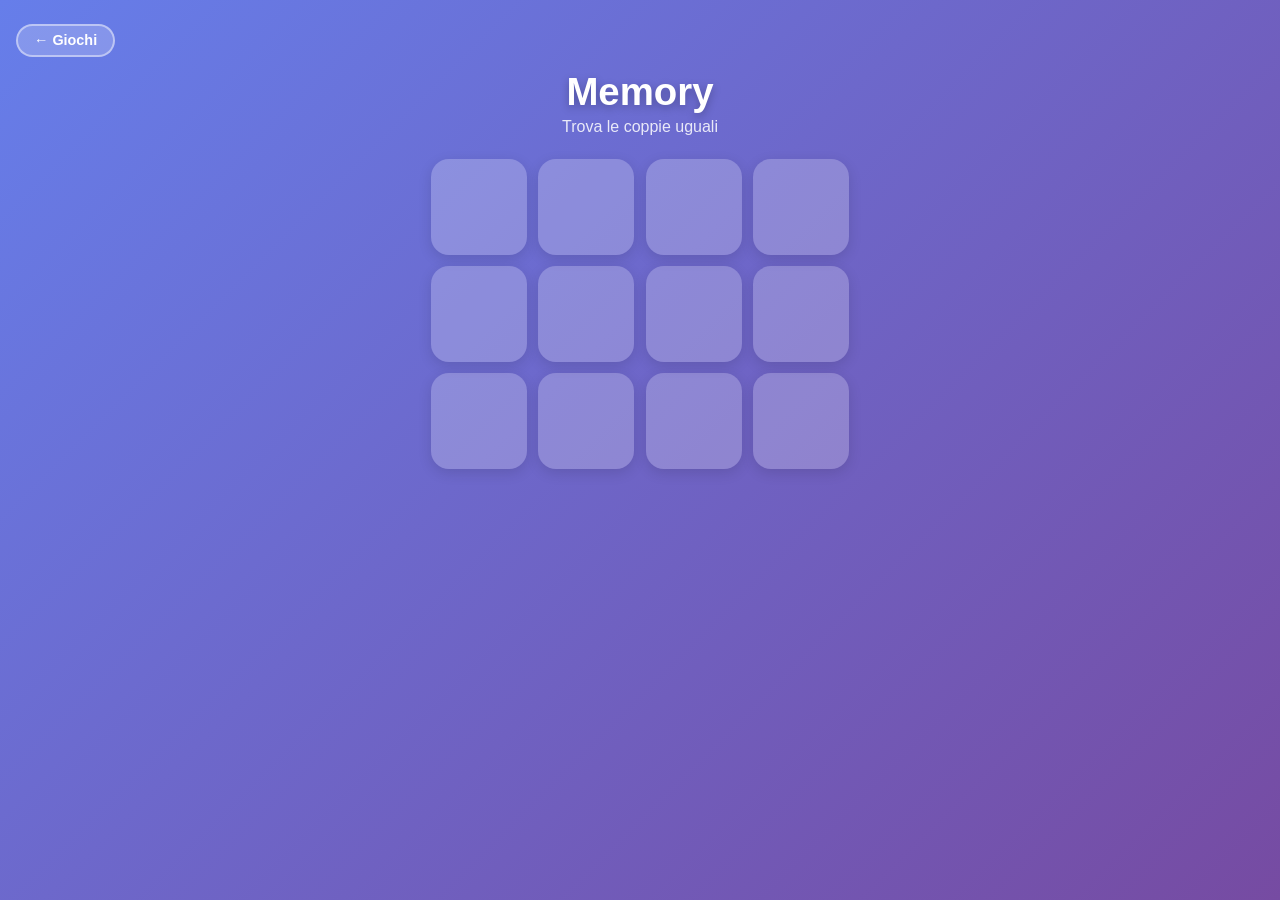
<file: app/files/memory-esempio.html>
<!DOCTYPE html>
<html lang="it">
<head>
  <meta charset="UTF-8">
  <meta name="viewport" content="width=device-width, initial-scale=1.0">
  <!-- Queste tre righe decidono come compare il gioco nell'elenco dei giochi -->
  <title>Memory (esempio)</title>
  <meta name="icona" content="🃏">
  <meta name="description" content="Trova le coppie di animali">
  <style>
    *, *::before, *::after { box-sizing: border-box; margin: 0; padding: 0; }
    body {
      font-family: 'Segoe UI', Arial, sans-serif;
      background: linear-gradient(135deg, #667eea 0%, #764ba2 100%);
      min-height: 100vh;
      display: flex;
      flex-direction: column;
      align-items: center;
      padding: 1.5rem 1rem 2rem;
      color: #fff;
    }
    .back {
      align-self: flex-start;
      padding: 0.4rem 1rem;
      border: 2px solid rgba(255,255,255,0.45);
      border-radius: 25px;
      background: rgba(255,255,255,0.2);
      color: #fff;
      text-decoration: none;
      font-weight: 600;
      font-size: 0.9rem;
    }
    h1 { font-size: 2.4rem; font-weight: 800; text-shadow: 0 3px 8px rgba(0,0,0,0.25); margin: 0.8rem 0 0.3rem; }
    p { color: rgba(255,255,255,0.85); margin-bottom: 1.4rem; }
    .board {
      display: grid;
      grid-template-columns: repeat(4, minmax(64px, 96px));
      gap: 0.7rem;
    }
    .cell {
      aspect-ratio: 1;
      border: none;
      border-radius: 18px;
      font-size: 2.6rem;
      cursor: pointer;
      background: rgba(255,255,255,0.22);
      box-shadow: 0 4px 14px rgba(0,0,0,0.12);
      transition: transform 0.15s, background 0.15s;
    }
    .cell:hover { transform: translateY(-3px); }
    .cell.open { background: #fff; }
    .cell.done { background: #48BB78; cursor: default; }
    .win {
      margin-top: 1.4rem;
      background: #fff;
      color: #6C63FF;
      font-size: 1.5rem;
      font-weight: 800;
      padding: 0.8rem 1.8rem;
      border-radius: 22px;
    }
    .again {
      margin-top: 1rem;
      padding: 0.8rem 2.6rem;
      border: none;
      border-radius: 50px;
      background: #FF6584;
      color: #fff;
      font-size: 1.15rem;
      font-weight: 700;
      cursor: pointer;
    }
    [hidden] { display: none !important; }
  </style>
</head>
<body>
  <a class="back" href="../">&#8592; Giochi</a>
  <h1>Memory</h1>
  <p>Trova le coppie uguali</p>
  <div id="board" class="board"></div>
  <div id="win" class="win" hidden>Bravissimo! 🎉</div>
  <button id="again" class="again" type="button" hidden>Ancora!</button>

  <script>
    const ANIMALS = ['🐶', '🐱', '🐰', '🐸', '🐻', '🐵'];
    const board = document.getElementById('board');
    let open = [];
    let found = 0;

    function start() {
      const deck = [...ANIMALS, ...ANIMALS].sort(() => Math.random() - 0.5);
      board.replaceChildren();
      open = [];
      found = 0;
      document.getElementById('win').hidden = true;
      document.getElementById('again').hidden = true;
      deck.forEach((animal) => {
        const cell = document.createElement('button');
        cell.className = 'cell';
        cell.type = 'button';
        cell.dataset.animal = animal;
        cell.setAttribute('aria-label', 'Carta coperta');
        cell.addEventListener('click', () => flip(cell));
        board.append(cell);
      });
    }

    function flip(cell) {
      if (open.length === 2 || cell.classList.contains('open') || cell.classList.contains('done')) return;
      cell.classList.add('open');
      cell.textContent = cell.dataset.animal;
      open.push(cell);
      if (open.length < 2) return;

      const [a, b] = open;
      if (a.dataset.animal === b.dataset.animal) {
        a.classList.add('done');
        b.classList.add('done');
        open = [];
        found += 1;
        if (found === ANIMALS.length) {
          document.getElementById('win').hidden = false;
          document.getElementById('again').hidden = false;
        }
      } else {
        setTimeout(() => {
          [a, b].forEach((c) => { c.classList.remove('open'); c.textContent = ''; });
          open = [];
        }, 800);
      }
    }

    document.getElementById('again').addEventListener('click', start);
    start();
  </script>
</body>
</html>
</file>
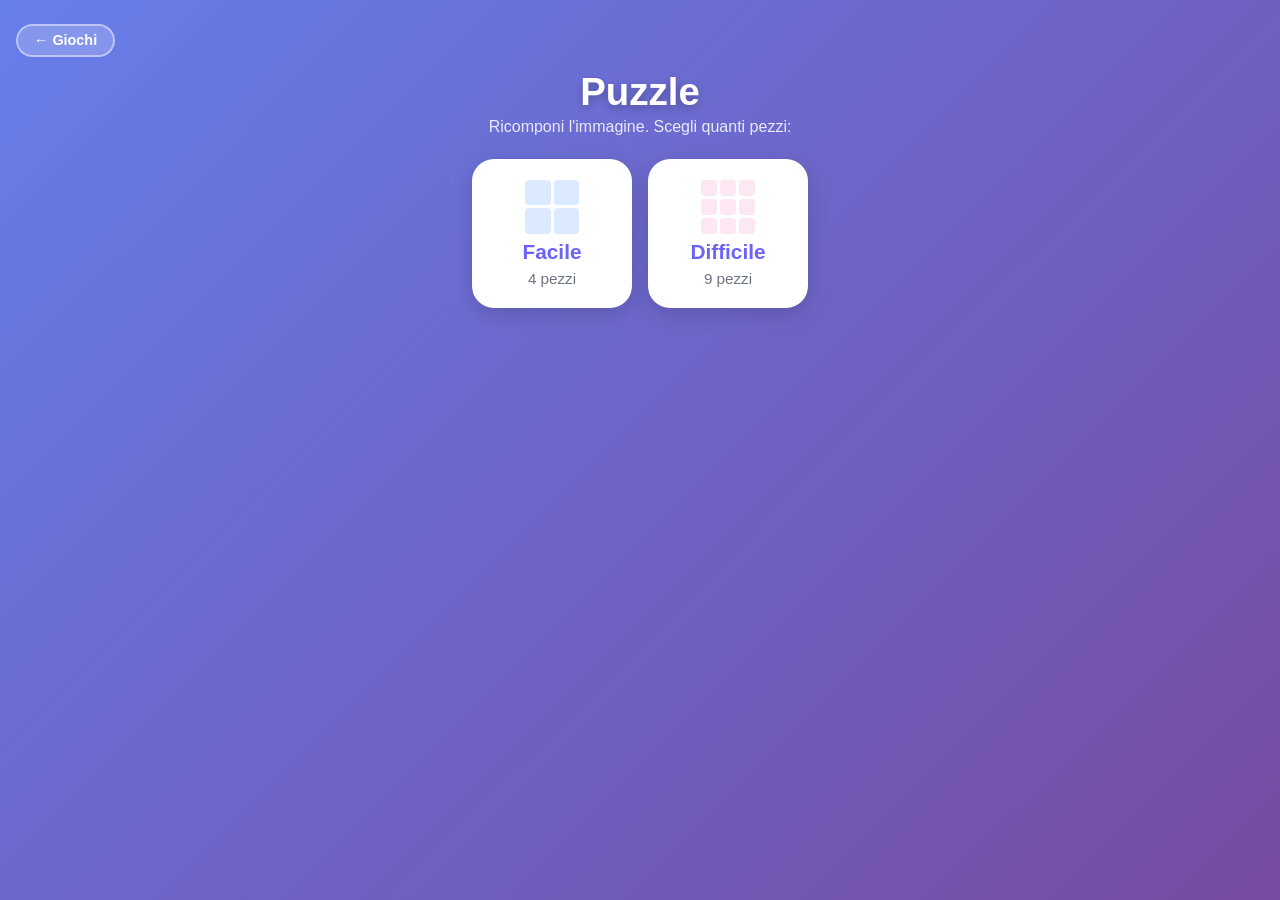
<file: app/files/puzzle-emoji.html>
<!DOCTYPE html>
<html lang="it">
<head>
  <meta charset="UTF-8">
  <meta name="viewport" content="width=device-width, initial-scale=1.0">
  <!-- Queste tre righe decidono come compare il gioco nell'elenco dei giochi -->
  <title>Puzzle</title>
  <meta name="icona" content="🧩">
  <meta name="description" content="Ricomponi l'immagine: 4 o 9 pezzi">
  <style>
    *, *::before, *::after { box-sizing: border-box; margin: 0; padding: 0; }
    body {
      font-family: 'Segoe UI', Arial, sans-serif;
      background: linear-gradient(135deg, #667eea 0%, #764ba2 100%);
      min-height: 100vh;
      display: flex;
      flex-direction: column;
      align-items: center;
      padding: 1.5rem 1rem 2.5rem;
      color: #fff;
      overflow-x: hidden;
    }
    .back {
      align-self: flex-start;
      padding: 0.4rem 1rem;
      border: 2px solid rgba(255,255,255,0.45);
      border-radius: 25px;
      background: rgba(255,255,255,0.2);
      color: #fff;
      text-decoration: none;
      font-weight: 600;
      font-size: 0.9rem;
    }
    h1 { font-size: 2.4rem; font-weight: 800; text-shadow: 0 3px 8px rgba(0,0,0,0.25); margin: 0.8rem 0 0.3rem; }
    .sub { color: rgba(255,255,255,0.85); margin-bottom: 1.4rem; text-align: center; }
    [hidden] { display: none !important; }

    /* Scelta della modalità */
    .modes { display: flex; flex-wrap: wrap; gap: 1rem; justify-content: center; }
    .mode {
      width: 160px;
      padding: 1.3rem 1rem;
      border: none;
      border-radius: 22px;
      background: #fff;
      color: #6b7280;
      font-family: inherit;
      font-size: 0.95rem;
      cursor: pointer;
      box-shadow: 0 6px 22px rgba(0,0,0,0.15);
      display: flex;
      flex-direction: column;
      align-items: center;
      gap: 0.4rem;
      transition: transform 0.15s;
    }
    .mode:hover { transform: translateY(-4px); }
    .mode strong { color: #6C63FF; font-size: 1.3rem; }
    .mini { display: grid; gap: 3px; width: 54px; height: 54px; }
    .mini span { background: #dbeafe; border-radius: 4px; }
    .mini.n3 span { background: #fce7f3; }

    /* Gioco */
    .goal { display: flex; align-items: center; gap: 0.8rem; margin-bottom: 1rem; }
    .goal-pic {
      width: 64px; height: 64px;
      border-radius: 16px;
      background: #fff;
      display: flex; align-items: center; justify-content: center;
      font-size: 2.6rem;
      box-shadow: 0 4px 14px rgba(0,0,0,0.15);
    }
    .board {
      --gap: 6px;
      position: relative;
      width: var(--size);
      height: var(--size);
      display: grid;
      grid-template-columns: repeat(var(--n), 1fr);
      gap: var(--gap);
      padding: var(--gap);
      background: rgba(255,255,255,0.18);
      border-radius: 22px;
      transition: gap 0.35s, padding 0.35s;
    }
    .board.solved { --gap: 0px; background: #fff; box-shadow: 0 10px 35px rgba(0,0,0,0.22); }
    .piece {
      position: relative;
      overflow: hidden;
      border: none;
      border-radius: 12px;
      background: #fff;
      cursor: pointer;
      padding: 0;
      box-shadow: 0 3px 10px rgba(0,0,0,0.12);
      transition: transform 0.15s, box-shadow 0.15s, border-radius 0.35s;
      touch-action: none;             /* il dito trascina il pezzo, non la pagina */
      -webkit-user-select: none;
      user-select: none;
      -webkit-touch-callout: none;
    }
    @media (hover: hover) { .piece:hover { transform: translateY(-2px); } }
    .piece.selected { box-shadow: 0 0 0 4px #FF6584, 0 6px 18px rgba(0,0,0,0.25); transform: scale(0.94); }
    .piece.dragging { z-index: 5; transition: none; cursor: grabbing; box-shadow: 0 14px 30px rgba(0,0,0,0.3); }
    .piece.drop { box-shadow: 0 0 0 4px #48BB78, 0 6px 18px rgba(0,0,0,0.25); transform: scale(0.94); }
    .board.solved .piece { border-radius: 0; box-shadow: none; cursor: default; transform: none; }
    .art {
      position: absolute;
      width: var(--inner);
      height: var(--inner);
      font-size: calc(var(--inner) * 0.78);
      line-height: var(--inner);
      text-align: center;
      pointer-events: none;
      user-select: none;
    }
    .actions { display: flex; flex-wrap: wrap; gap: 0.7rem; justify-content: center; margin-top: 1.4rem; }
    .btn {
      padding: 0.8rem 2.2rem;
      border: none;
      border-radius: 50px;
      color: #fff;
      font-size: 1.1rem;
      font-weight: 700;
      font-family: inherit;
      cursor: pointer;
    }
    .btn.coral { background: #FF6584; box-shadow: 0 6px 22px rgba(255,101,132,0.45); }
    .btn.ghost { background: rgba(255,255,255,0.2); border: 2px solid rgba(255,255,255,0.45); font-size: 0.95rem; padding: 0.6rem 1.4rem; }
    .win {
      margin-top: 1.2rem;
      background: #fff;
      color: #6C63FF;
      font-size: 1.5rem;
      font-weight: 800;
      padding: 0.8rem 1.8rem;
      border-radius: 22px;
      text-align: center;
      animation: pop 0.55s cubic-bezier(0.34,1.56,0.64,1) both;
    }
    .confetti {
      position: fixed;
      top: -12px;
      border-radius: 3px;
      pointer-events: none;
      z-index: 99;
      animation: fall linear forwards;
    }
    @keyframes pop { 0% { transform: scale(0.4); opacity: 0; } 65% { transform: scale(1.12); opacity: 1; } 100% { transform: scale(1); } }
    @keyframes fall { to { transform: translateY(105vh) rotate(720deg); opacity: 0; } }
  </style>
</head>
<body>
  <a class="back" href="../">&#8592; Giochi</a>
  <h1>Puzzle</h1>

  <section id="start">
    <p class="sub">Ricomponi l'immagine. Scegli quanti pezzi:</p>
    <div class="modes">
      <button class="mode" type="button" data-n="2">
        <span class="mini" style="grid-template-columns:repeat(2,1fr)"><span></span><span></span><span></span><span></span></span>
        <strong>Facile</strong>4 pezzi
      </button>
      <button class="mode" type="button" data-n="3">
        <span class="mini n3" style="grid-template-columns:repeat(3,1fr)"><span></span><span></span><span></span><span></span><span></span><span></span><span></span><span></span><span></span></span>
        <strong>Difficile</strong>9 pezzi
      </button>
    </div>
  </section>

  <section id="play" hidden>
    <p class="sub" id="hint">Trascina un pezzo sopra un altro per scambiarli</p>
    <div class="goal">
      <span>Ricomponi:</span>
      <span class="goal-pic" id="goal"></span>
    </div>
    <div class="board" id="board"></div>
    <p class="win" id="win" hidden></p>
    <div class="actions">
      <button class="btn coral" id="again" type="button" hidden>Ancora!</button>
      <button class="btn ghost" id="change" type="button">Cambia pezzi</button>
    </div>
  </section>

  <script>
    // Immagini del puzzle: emoji e il loro nome (mostrato alla fine)
    const PICTURES = [
      ['🐶', 'un cane'], ['🐱', 'un gatto'], ['🐰', 'un coniglio'], ['🐸', 'una rana'],
      ['🐻', 'un orso'], ['🦁', 'un leone'], ['🐷', 'un maiale'], ['🐮', 'una mucca'],
      ['🐵', 'una scimmia'], ['🐼', 'un panda'], ['🦊', 'una volpe'], ['🐯', 'una tigre'],
      ['🍎', 'una mela'], ['🍓', 'una fragola'], ['🍌', 'una banana'], ['🍉', 'un\'anguria'],
      ['🌞', 'il sole'], ['🌈', 'un arcobaleno'], ['🏠', 'una casa'], ['🚗', 'una macchina'],
      ['⚽', 'un pallone'], ['🎈', 'un palloncino'], ['🌻', 'un girasole'], ['🦋', 'una farfalla'],
    ];

    const $ = (id) => document.getElementById(id);
    let n = 2;            // pezzi per lato
    let picture = null;   // [emoji, nome]
    let order = [];       // order[posizione] = pezzo che si trova lì
    let selected = null;  // posizione del pezzo selezionato
    let solved = false;
    let lastEmoji = '';
    let drag = null;          // trascinamento in corso
    let justDragged = false;  // evita che il rilascio conti anche come tocco

    function shuffle(list) {
      const a = list.slice();
      for (let i = a.length - 1; i > 0; i--) {
        const j = Math.floor(Math.random() * (i + 1));
        [a[i], a[j]] = [a[j], a[i]];
      }
      return a;
    }

    // Dimensioni della griglia in base allo schermo
    function layout() {
      const size = Math.min(window.innerWidth - 32, 380);
      const board = $('board');
      const gap = solved ? 0 : 6;                   // a puzzle risolto gli spazi si chiudono
      const inner = size - 2 * gap;                 // area dentro il bordo
      board.style.setProperty('--size', `${size}px`);
      board.style.setProperty('--n', n);
      board.style.setProperty('--inner', `${inner}px`);
      board.dataset.tile = (inner - (n - 1) * gap) / n;
    }

    function newPuzzle() {
      let pick;
      do {
        pick = PICTURES[Math.floor(Math.random() * PICTURES.length)];
      } while (pick[0] === lastEmoji);
      picture = pick;
      lastEmoji = pick[0];
      const ids = [...Array(n * n).keys()];
      // Mescola finché almeno metà dei pezzi è fuori posto
      do {
        order = shuffle(ids);
      } while (order.filter((v, i) => v !== i).length < Math.ceil((n * n) / 2));
      selected = null;
      solved = false;
      $('goal').textContent = picture[0];
      $('win').hidden = true;
      $('again').hidden = true;
      $('hint').hidden = false;
      $('board').classList.remove('solved');
      layout();
      render();
    }

    function render() {
      const board = $('board');
      const tile = Number(board.dataset.tile);
      const gap = solved ? 0 : 6;
      board.replaceChildren();
      order.forEach((piece, pos) => {
        const btn = document.createElement('button');
        btn.type = 'button';
        btn.className = 'piece';
        btn.dataset.piece = piece;
        btn.setAttribute('aria-label', `Pezzo ${pos + 1}`);
        if (pos === selected) btn.classList.add('selected');
        // Ogni pezzo mostra la sua parte della stessa emoji grande
        const art = document.createElement('span');
        art.className = 'art';
        art.textContent = picture[0];
        const row = Math.floor(piece / n);
        const col = piece % n;
        art.style.left = `${-col * (tile + gap)}px`;
        art.style.top = `${-row * (tile + gap)}px`;
        btn.append(art);
        btn.addEventListener('click', () => {
          if (justDragged) { justDragged = false; return; }
          tap(pos);
        });
        btn.addEventListener('pointerdown', (e) => startDrag(e, pos, btn));
        btn.addEventListener('pointermove', moveDrag);
        btn.addEventListener('pointerup', () => endDrag(true));
        btn.addEventListener('pointercancel', () => endDrag(false));
        board.append(btn);
      });
    }

    // Toccare due pezzi li scambia (resta possibile anche senza trascinare)
    function tap(pos) {
      if (solved) return;
      if (selected === null) {
        selected = pos;
      } else if (selected === pos) {
        selected = null;
      } else {
        [order[selected], order[pos]] = [order[pos], order[selected]];
        selected = null;
      }
      render();
      checkWin();
    }

    function checkWin() {
      if (order.every((v, i) => v === i)) win();
    }

    // Posizione della griglia sotto il dito, o null se fuori
    function posAt(x, y) {
      const board = $('board');
      const rect = board.getBoundingClientRect();
      const step = Number(board.dataset.tile) + 6;
      const col = Math.floor((x - rect.left - 6) / step);
      const row = Math.floor((y - rect.top - 6) / step);
      if (col < 0 || row < 0 || col >= n || row >= n) return null;
      return row * n + col;
    }

    function startDrag(e, pos, btn) {
      if (solved || drag || e.button > 0) return;
      justDragged = false;
      drag = { pos, btn, x: e.clientX, y: e.clientY, moving: false, target: null };
      btn.setPointerCapture(e.pointerId);
    }

    function moveDrag(e) {
      if (!drag) return;
      const dx = e.clientX - drag.x;
      const dy = e.clientY - drag.y;
      if (!drag.moving) {
        if (Math.hypot(dx, dy) < 8) return;   // un piccolo movimento è ancora un tocco
        drag.moving = true;
        selected = null;
        $('board').querySelectorAll('.selected').forEach((b) => b.classList.remove('selected'));
        drag.btn.classList.add('dragging');
      }
      drag.btn.style.transform = `translate(${dx}px, ${dy}px) scale(1.06)`;
      let target = posAt(e.clientX, e.clientY);
      if (target === drag.pos) target = null;
      if (target !== drag.target) {
        const pieces = $('board').children;
        if (drag.target !== null) pieces[drag.target].classList.remove('drop');
        if (target !== null) pieces[target].classList.add('drop');
        drag.target = target;
      }
    }

    function endDrag(drop) {
      if (!drag) return;
      const d = drag;
      drag = null;
      if (!d.moving) return;                  // era un tocco: ci pensa il click
      justDragged = true;
      setTimeout(() => { justDragged = false; }, 400);
      if (drop && d.target !== null) {
        [order[d.pos], order[d.target]] = [order[d.target], order[d.pos]];
        render();
        checkWin();
      } else {
        // Rilasciato fuori: il pezzo torna al suo posto
        if (d.target !== null) $('board').children[d.target].classList.remove('drop');
        d.btn.classList.remove('dragging');
        d.btn.style.transform = '';
      }
    }

    function win() {
      solved = true;
      $('board').classList.add('solved');
      // Dopo che gli spazi si sono chiusi, i pezzi formano l'immagine intera
      setTimeout(() => {
        layout();
        render();
      }, 360);
      $('hint').hidden = true;
      $('win').textContent = `Bravissimo! È ${picture[1]}!`;
      $('win').hidden = false;
      $('again').hidden = false;
      confetti();
    }

    function confetti() {
      const colors = ['#FF6584', '#48BB78', '#FFD166', '#6C63FF', '#4FC3F7', '#fff'];
      for (let i = 0; i < 50; i++) {
        const p = document.createElement('div');
        p.className = 'confetti';
        p.style.left = `${Math.random() * 100}vw`;
        p.style.width = `${6 + Math.random() * 8}px`;
        p.style.height = `${8 + Math.random() * 10}px`;
        p.style.background = colors[i % colors.length];
        p.style.animationDuration = `${1.8 + Math.random() * 1.6}s`;
        p.style.animationDelay = `${Math.random() * 0.4}s`;
        document.body.append(p);
        setTimeout(() => p.remove(), 4000);
      }
    }

    document.querySelectorAll('.mode').forEach((b) => b.addEventListener('click', () => {
      n = Number(b.dataset.n);
      $('start').hidden = true;
      $('play').hidden = false;
      newPuzzle();
    }));
    $('again').addEventListener('click', newPuzzle);
    $('change').addEventListener('click', () => {
      $('play').hidden = true;
      $('start').hidden = false;
    });
    window.addEventListener('resize', () => {
      if ($('play').hidden) return;
      layout();
      render();
    });
  </script>
</body>
</html>
</file>
